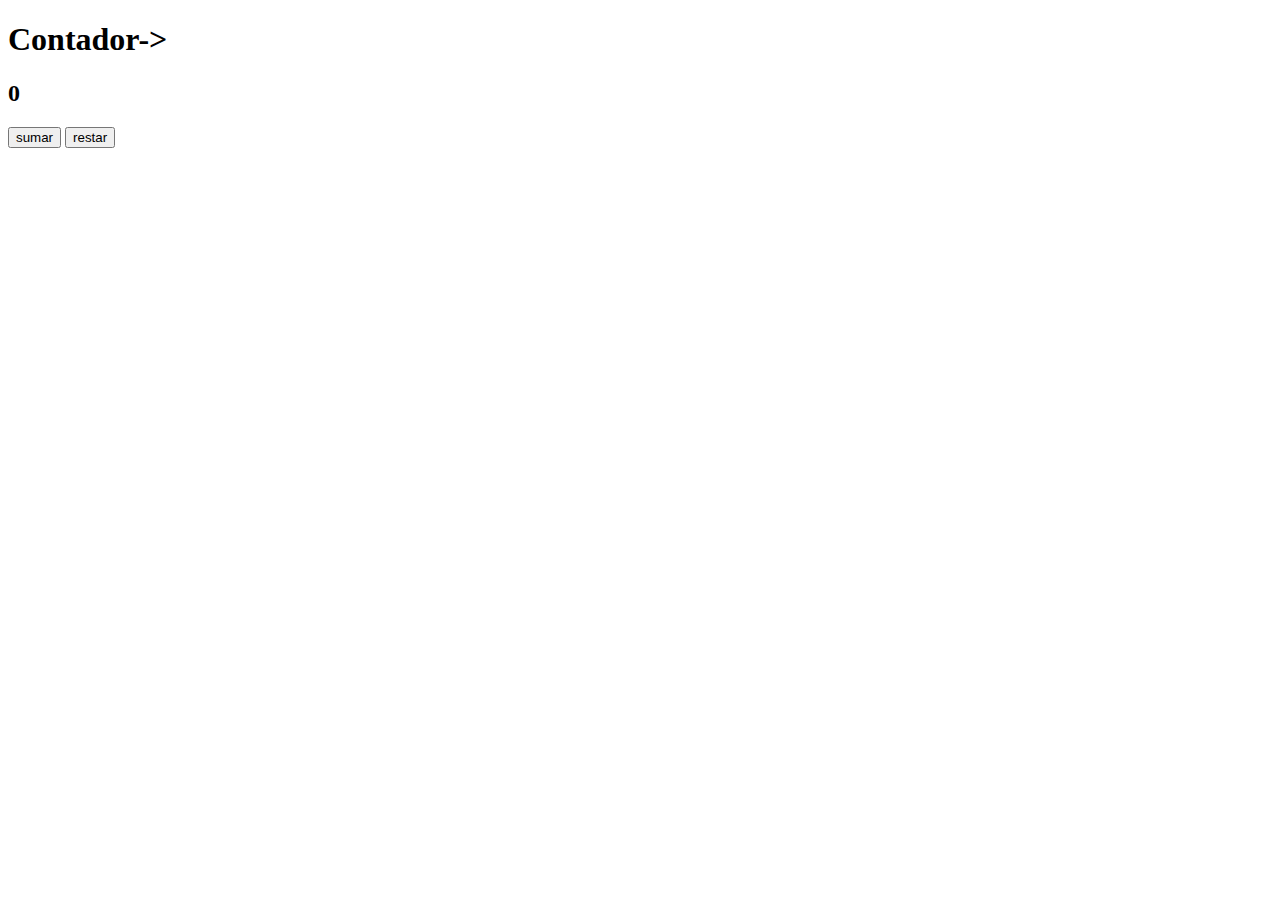
<file: Practice java/index.html>
<!DOCTYPE html>
<html lang="en">
  <head>
    <meta charset="UTF-8" />
    <meta http-equiv="X-UA-Compatible" content="IE=edge" />
    <meta name="viewport" content="width=device-width, initial-scale=1.0" />
    <title>Document</title>
  </head>
  <body>
    <div class="titulo__valor">
      <h1>Contador-></h1>
      <h2 id="valor">0</h2>
    </div>
    <button id="sumar" onclick="Aumentar()">sumar</button>
    <button id="restar" onclick="Restar()">restar</button>
    <script src="codewars.js"></script>
  </body>
</html>
</file>
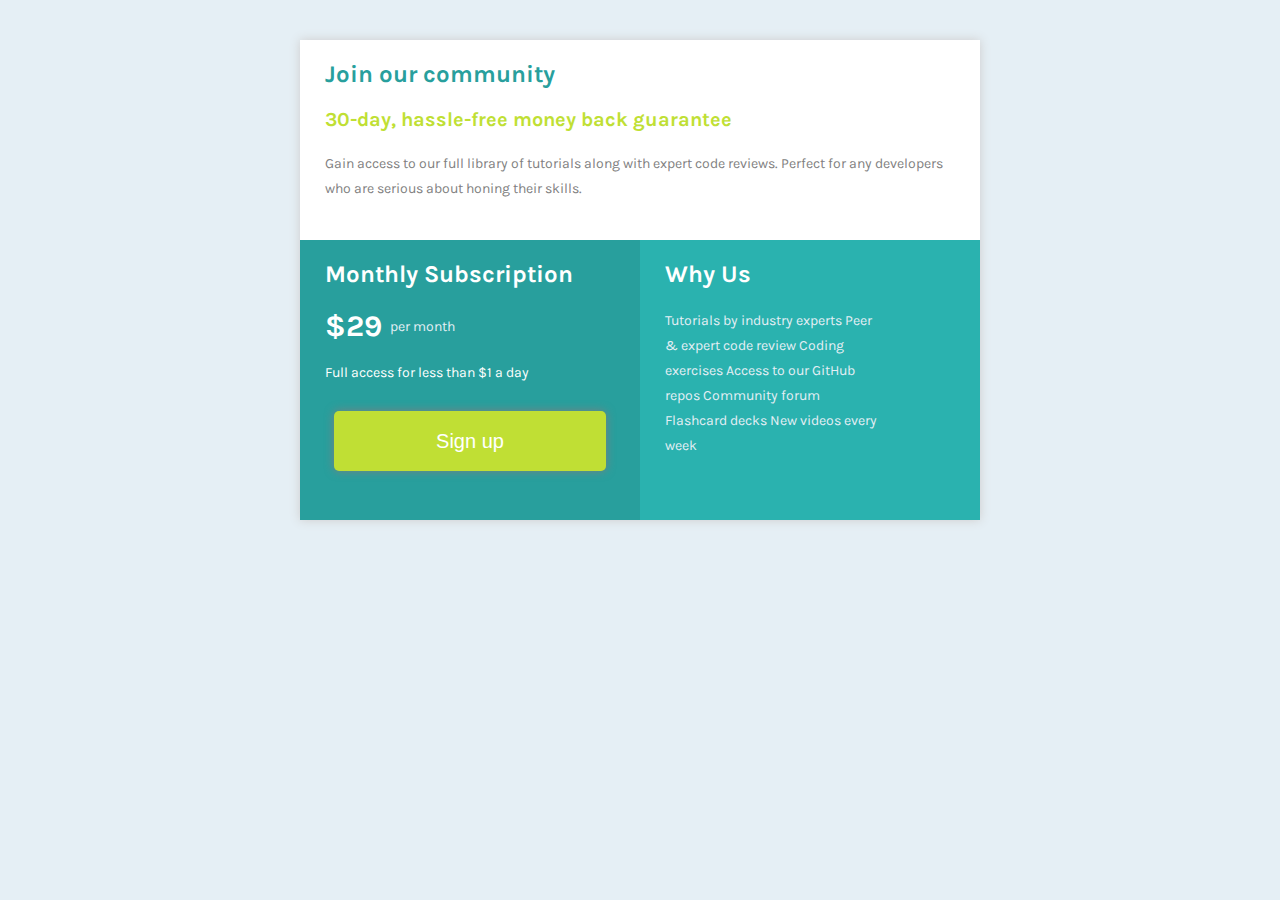
<file: single-price-grid-component-master/index.html>
<!DOCTYPE html>
<html lang="en">
  <head>
    <meta charset="UTF-8" />
    <meta name="viewport" content="width=device-width, initial-scale=1.0" />
    <!-- displays site properly based on user's device -->

    <link
      rel="icon"
      type="image/png"
      sizes="32x32"
      href="./images/favicon-32x32.png"
    />

    <link rel="stylesheet" href="style/style.css" />

    <title>Single Price Grid Component</title>
    <link rel="preconnect" href="https://fonts.gstatic.com" />
    <link
      href="https://fonts.googleapis.com/css2?family=Karla:wght@400;700&display=swap"
      rel="stylesheet"
    />
  </head>
  <body>
    <div class="principal">
      <section class="container">
        <header class="container__top">
          <p class="top__title">Join our community</p>
          <p class="top__subtitle">30-day, hassle-free money back guarantee</p>
          <p class="top__paragraph">
            Gain access to our full library of tutorials along with expert code
            reviews. Perfect for any developers who are serious about honing
            their skills.
          </p>
        </header>
        <main class="container__middle">
          <p class="middle__title">Monthly Subscription</p>
          <div class="middle__price">
            <span class="price__value">&dollar;29</span>
            <span class="price__month">per month</span>
          </div>
          <p class="middle__paragraph">
            Full access for less than &dollar;1 a day
          </p>
          <div class="middle__button">
            <button type="button" class="button">Sign up</button>
          </div>
        </main>
        <footer class="container__bottom">
          <p class="bottom__title">Why Us</p>
          <p class="bottom__paragraph">
            Tutorials by industry experts Peer &amp; expert code review Coding
            exercises Access to our GitHub repos Community forum Flashcard decks
            New videos every week
          </p>
        </footer>
      </section>
    </div>
  </body>
</html>
</file>
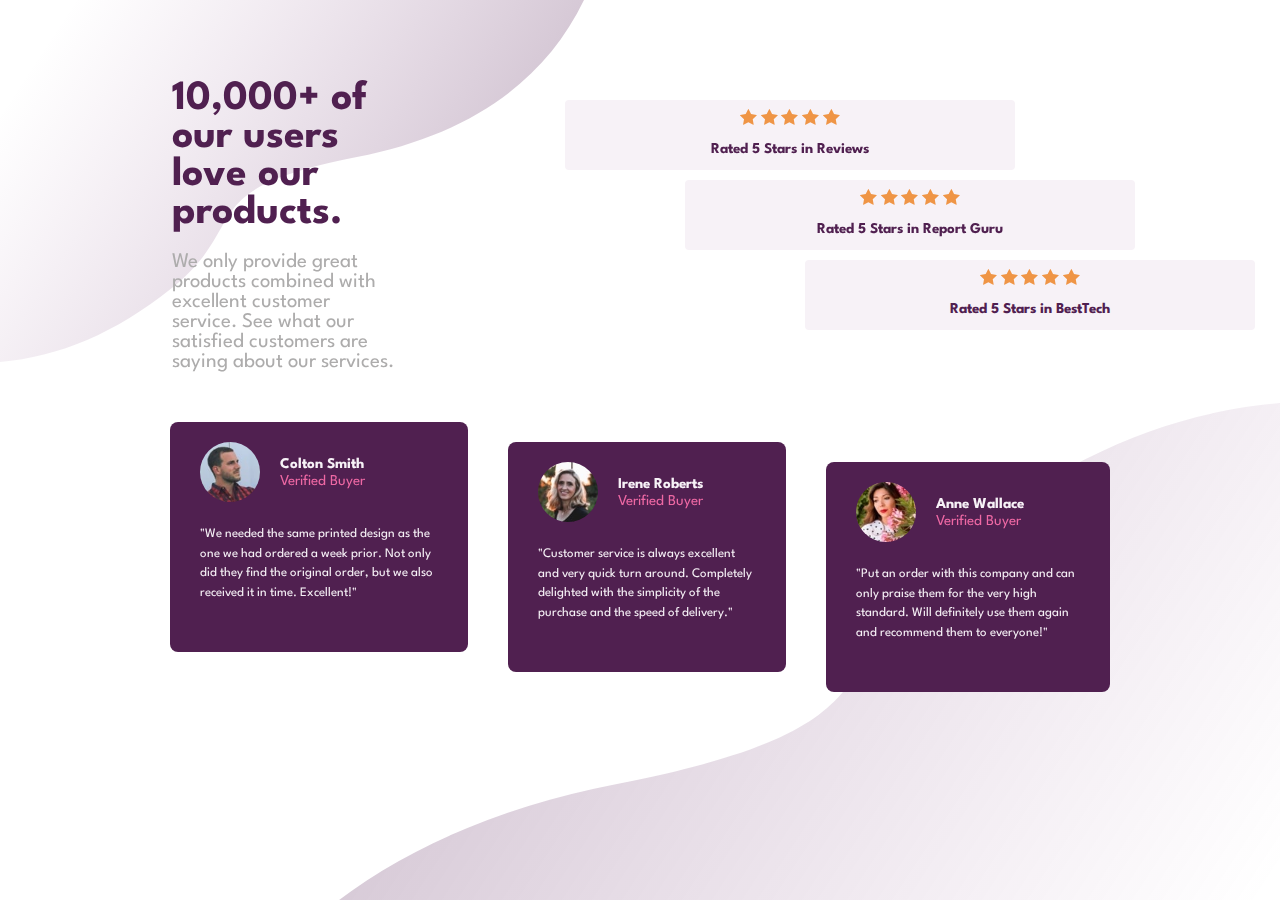
<file: social-proof-section-master/index.html>
<!DOCTYPE html>
<html lang="en">
  <head>
    <meta charset="UTF-8" />
    <meta name="viewport" content="width=device-width, initial-scale=1.0" />
    <link
      rel="icon"
      type="image/png"
      sizes="32x32"
      href="./images/favicon-32x32.png"
    />
    <link rel="stylesheet" href="styles/style.css" />
    <link rel="preconnect" href="https://fonts.gstatic.com" />
    <link
      href="https://fonts.googleapis.com/css2?family=Spartan&display=swap"
      rel="stylesheet"
    />
    <title>Social proof section</title>
  </head>
  <body>
    <header class="header">
      <h1 class="header__title">10,000+ of our users love our products.</h1>
      <p class="header__subtitle">
        We only provide great products combined with excellent customer service.
        See what our satisfied customers are saying about our services.
      </p>
    </header>
    <section class="rates">
      <article class="rated">
        <span class="rated__star"></span>
        <p class="rated__text">Rated 5 Stars in Reviews</p>
      </article>
      <article class="rated">
        <span class="rated__star"> </span>
        <p class="rated__text">Rated 5 Stars in Report Guru</p>
      </article>
      <article class="rated">
        <span class="rated__star"> </span>
        <p class="rated__text">Rated 5 Stars in BestTech</p>
      </article>
    </section>
    <section class="testimonials">
      <article class="testimonial">
        <header class="testimonial__header">
          <img src="images/image-colton.jpg" alt="colton" class="profile" />
          <div class="testimonial__author">
            <p class="testimonial__title">Colton Smith</p>
            <p class="testimonial__subtitle">Verified Buyer</p>
          </div>
        </header>
        <div class="testimonial__body">
          <p class="testimonial__text">
            "We needed the same printed design as the one we had ordered a week
            prior. Not only did they find the original order, but we also
            received it in time. Excellent!"
          </p>
        </div>
      </article>
      <article class="testimonial">
        <header class="testimonial__header">
          <img src="images/image-irene.jpg" alt="irene" class="profile" />
          <div class="testimonial__author">
            <p class="testimonial__title">Irene Roberts</p>
            <p class="testimonial__subtitle">Verified Buyer</p>
          </div>
        </header>
        <div class="testimonial__body">
          <p class="testimonial__text">
            "Customer service is always excellent and very quick turn around.
            Completely delighted with the simplicity of the purchase and the
            speed of delivery."
          </p>
        </div>
      </article>
      <article class="testimonial">
        <header class="testimonial__header">
          <img src="images/image-anne.jpg" alt="anne" class="profile" />
          <div class="testimonial__author">
            <p class="testimonial__title">Anne Wallace</p>
            <p class="testimonial__subtitle">Verified Buyer</p>
          </div>
        </header>
        <div class="testimonial__body">
          <p class="testimonial__text">
            "Put an order with this company and can only praise them for the
            very high standard. Will definitely use them again and recommend
            them to everyone!"
          </p>
        </div>
      </article>
    </section>
  </body>
</html>
</file>
<file: single-price-grid-component-master/style/style.css>
body {
  background-color: hsl(204, 43%, 93%);
  position: relative;
  display: flex;
  justify-content: center;
  font-family: "Karla", sans-serif;
  font-size: 14px;
  margin: 0;
}

.principal {
  position: absolute;
  display: flex;
  justify-content: center;
  margin: 0;
}
.container {
  margin: 40px 20px 40px;
  display: grid;
  grid-template-rows: repeat(3, 280px);
  box-shadow: 0px 0px 10px rgb(206, 204, 204);
}

@media screen and (min-width: 768px) {
  .container {
    grid-template-columns: repeat(2, 340px);
    grid-template-rows: 200px 280px;
  }
}
.container__top {
  background-color: white;
  grid-row: 1;
}

@media screen and (min-width: 768px) {
  .container__top {
    grid-row: 1;
    grid-column: 1/3;
  }
}
.top__title {
  color: hsl(179, 60%, 39%);
  font-size: 24px;
  font-weight: 700;
  margin: 20px 25px;
}

.top__subtitle {
  color: hsl(71, 73%, 54%);
  font-size: 20px;
  font-weight: bold;
  margin: 10px 25px;
}

.top__paragraph {
  color: grey;
  font-weight: 400;
  line-height: 25px;
  margin: 20px 25px;
}

.container__middle {
  grid-row: 2;
  background-color: hsl(179, 60%, 39%);
  color: white;
}

@media screen and (min-width: 768px) {
  .container__middle {
    grid-column: 1;
    grid-row: 2;
  }
}
.middle__title {
  font-size: 24px;
  font-weight: 700;
  margin: 20px 25px;
}

.middle__price {
  margin: 10px 25px;
  display: flex;
  align-items: center;
}

.price__value {
  font-size: 30px;
  font-weight: bold;
}

.price__month {
  color: hsl(204, 43%, 93%);
  margin-left: 8px;
}

.middle__paragraph {
  margin: 20px 25px;
}

.middle__button {
  display: flex;
  justify-content: center;
  margin-top: 30px;
}
.button {
  color: white;
  background-color: hsl(71, 73%, 54%);
  height: 60px;
  width: 80%;
  border: 0;
  border-radius: 5px;
  box-shadow: 0px 0px 10px rgb(126, 126, 126);
  font-size: 20px;
}
.container__bottom {
  grid-row: 3;
  background-color: hsl(179, 62%, 43%);
  color: white;
}
@media screen and (min-width: 768px) {
  .container__bottom {
    grid-column-start: 2;
    grid-row-start: 2;
  }
}

.bottom__title {
  font-size: 24px;
  font-weight: 700;
  margin: 20px 25px;
}

.bottom__paragraph {
  color: hsl(204, 43%, 93%);
  font-weight: 400;
  line-height: 25px;
  margin: 20px 25px;
  margin-right: 30%;
}
</file>
<file: social-proof-section-master/styles/style.css>
html::before {
  position: absolute;
  content: url("../images/bg-pattern-top-mobile.svg");
  z-index: -1;
}

html::after {
  position: fixed;
  content: url("../images/bg-pattern-bottom-mobile.svg");
  z-index: -1;
  bottom: -20%;
  right: 0;
}

@media screen and (min-width: 768px) {
  html::before {
    content: url("../images/bg-pattern-top-desktop.svg");
  }
  html::after {
    content: url("../images/bg-pattern-bottom-desktop.svg");
    bottom: -20%;
  }
}

body {
  font-family: "Spartan", sans-serif;
  font-size: 15px;
}

@media screen and (min-width: 768px) {
  body {
    max-width: 1440px;
    margin-left: auto;
    margin-right: auto;
    display: grid;
    justify-content: start;
    grid-template-columns: repeat(3, 1fr);
    margin: 20px 150px;
  }
}

.header {
  display: block;
  text-align: center;
}

@media screen and (min-width: 768px) {
  .header {
    text-align: left;
    font-size: 1.3rem;
    margin-left: 12px;
  }
}
.header__title {
  color: hsl(300, 43%, 22%);
  margin: 60px 10px 20px;
}

.header__subtitle {
  color: rgb(173, 172, 172);
  margin: 0px 10px 30px;
}

.rates {
  text-align: center;
}

@media screen and (min-width: 768px) {
  .rates {
    margin-top: 70px;
  }
}
.rated {
  display: flex;
  flex-direction: column;
  align-items: center;
  justify-content: center;
  background-color: hsl(300, 24%, 96%);
  margin: 10px;
  border-radius: 4px;
  height: 70px;
}

@media screen and (min-width: 768px) {
  .rated {
    display: flex;
    align-items: center;
    justify-content: space-evenly;
    width: 450px;
    left: 150px;
    position: relative;
  }

  .rated:nth-child(2) {
    left: 270px;
  }
  .rated:last-child {
    left: 390px;
  }
}
.rated__star {
  display: block;
  height: 20px;
  width: 100px;
  background-image: url("../images/icon-star.svg");
  background-repeat: space;
}
.rated__text {
  margin: 5px;
  color: hsl(300, 43%, 22%);
  font-weight: bold;
}
.profile {
  background-color: hsl(300, 43%, 22%);
  border-radius: 50%;
  display: block;
  width: 60px;
  margin: 20px 20px;
}

@media screen and (min-width: 768px) {
  .testimonials {
    grid-column: 1/4;
    grid-row: 2;
    display: flex;
    align-items: start;
    /* Para la desktop*/
  }
  .testimonial:nth-child(2) {
    top: 20px;
  }
  .testimonial:last-child {
    top: 40px;
  }
}
.testimonial {
  background-color: hsl(300, 43%, 22%);
  margin: 20px;
  border-radius: 8px;
  height: 230px;
  position: relative;
}
.testimonial__header {
  display: flex;
  align-items: center;
  justify-content: center;
  margin-left: 10px;
}

.testimonial__author {
  display: flex;
  flex-wrap: wrap;
}

.testimonial__title {
  color: hsl(300, 24%, 96%);
  margin: 0 20px 3px 0;
  font-weight: bold;
}
@media screen and (min-width: 768px) {
  .testimonial__title {
    margin-right: 80px;
  }
}
.testimonial__subtitle {
  margin: 0;
  color: hsl(333, 80%, 67%);
}
.testimonial__body {
  align-items: center;
  justify-content: center;
  margin: -10px 30px 40px 30px;
}
.testimonial__text {
  color: hsl(300, 24%, 96%);
  font-size: 13px;
  line-height: 150%;
}
.testimonials::after {
}
</file>
